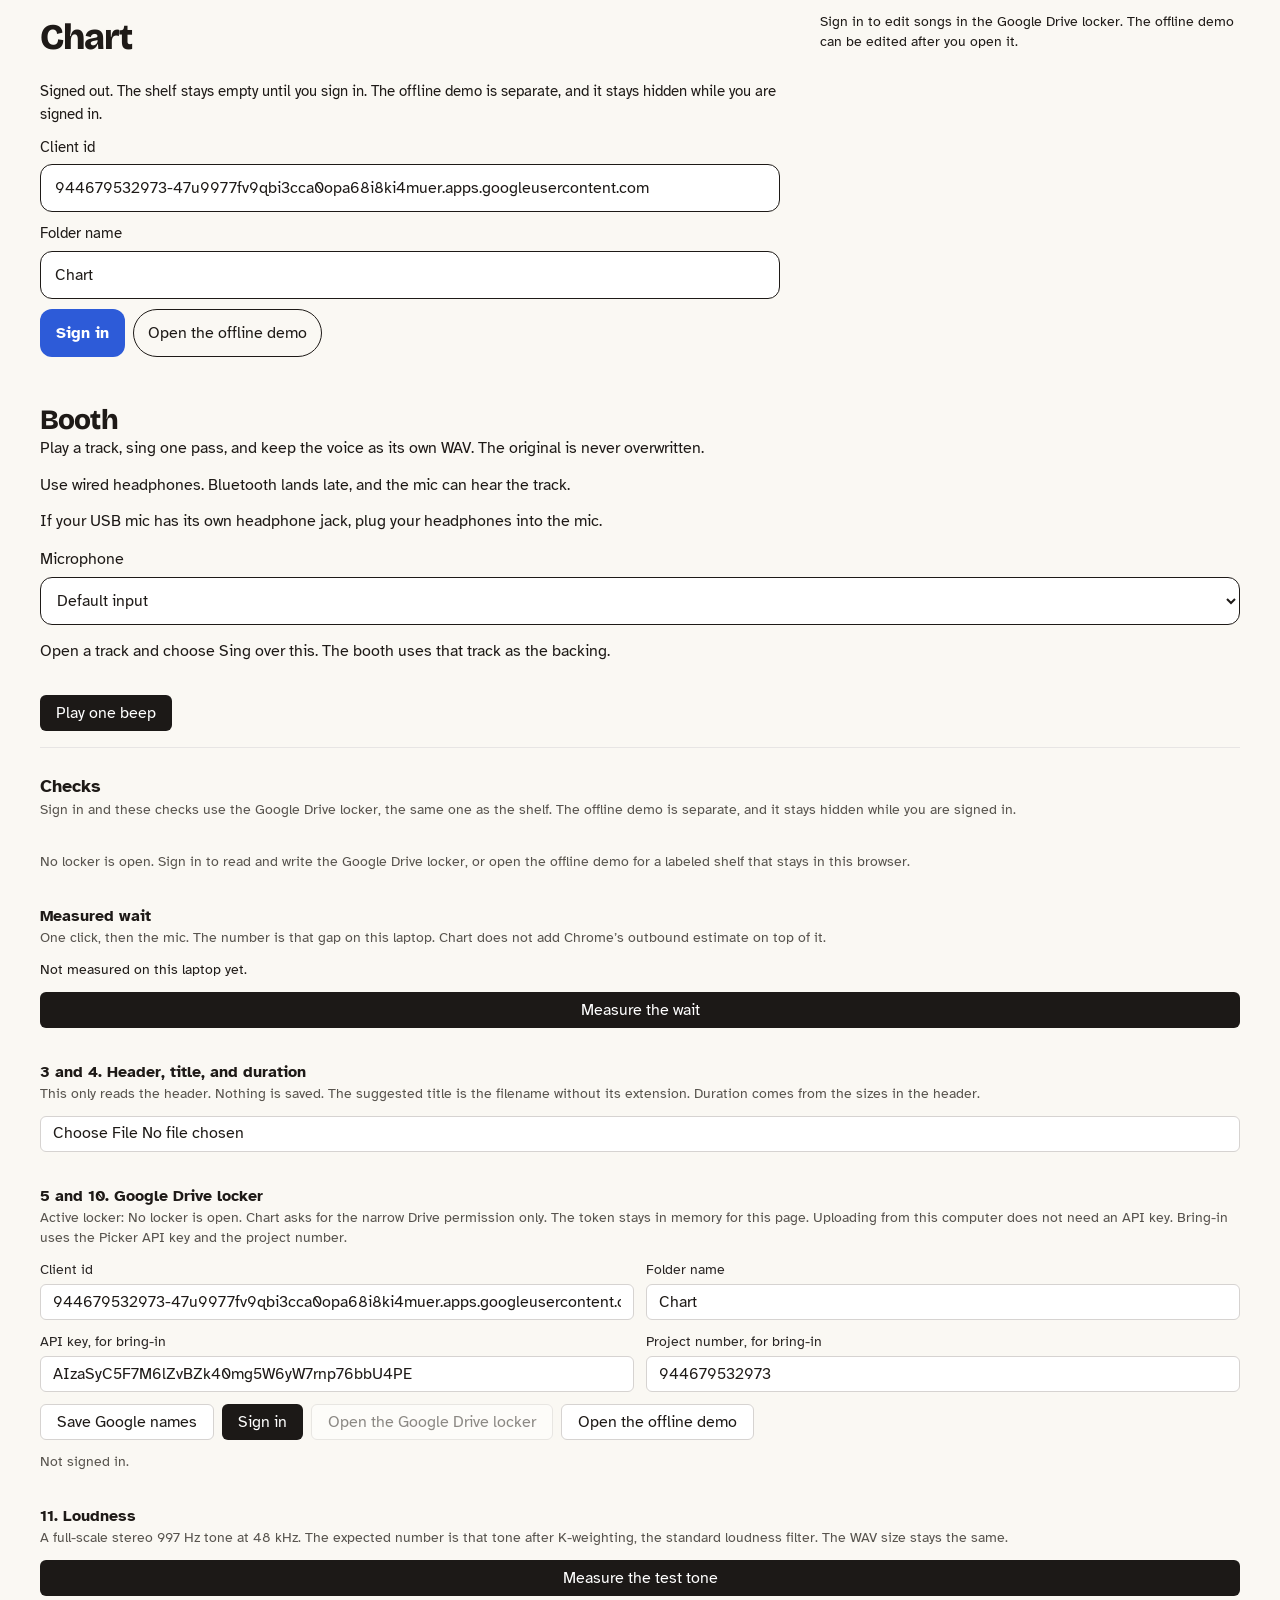
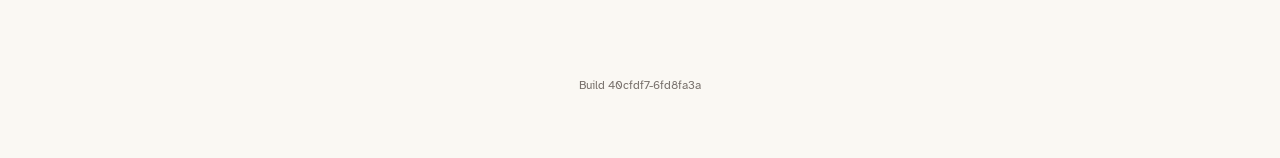
<file: index.html>
<!doctype html>
<html lang="en">
  <head>
    <meta charset="UTF-8" />
    <meta name="viewport" content="width=device-width, initial-scale=1.0" />
    <meta name="chart-build" content="40cfdf7-6fd8fa3a" />
    <link rel="icon" href="/favicon.svg" type="image/svg+xml" />
    <link rel="icon" href="/favicon.ico" sizes="any" />
    <link rel="manifest" href="/site.webmanifest" />
    <link rel="preconnect" href="https://fonts.googleapis.com" />
    <link rel="preconnect" href="https://fonts.gstatic.com" crossorigin />
    <link
      href="https://fonts.googleapis.com/css2?family=Atkinson+Hyperlegible:ital,wght@0,400;0,700;1,400;1,700&family=Bricolage+Grotesque:opsz,wght@12..96,800&display=swap"
      rel="stylesheet"
    />
    <title>Chart</title>
    <script type="module" crossorigin src="/assets/index-DubfjQSH.js"></script>
    <link rel="stylesheet" crossorigin href="/assets/index-nzGH-0Di.css">
  </head>
  <body>
    <div id="root"></div>
  </body>
</html>
</file>
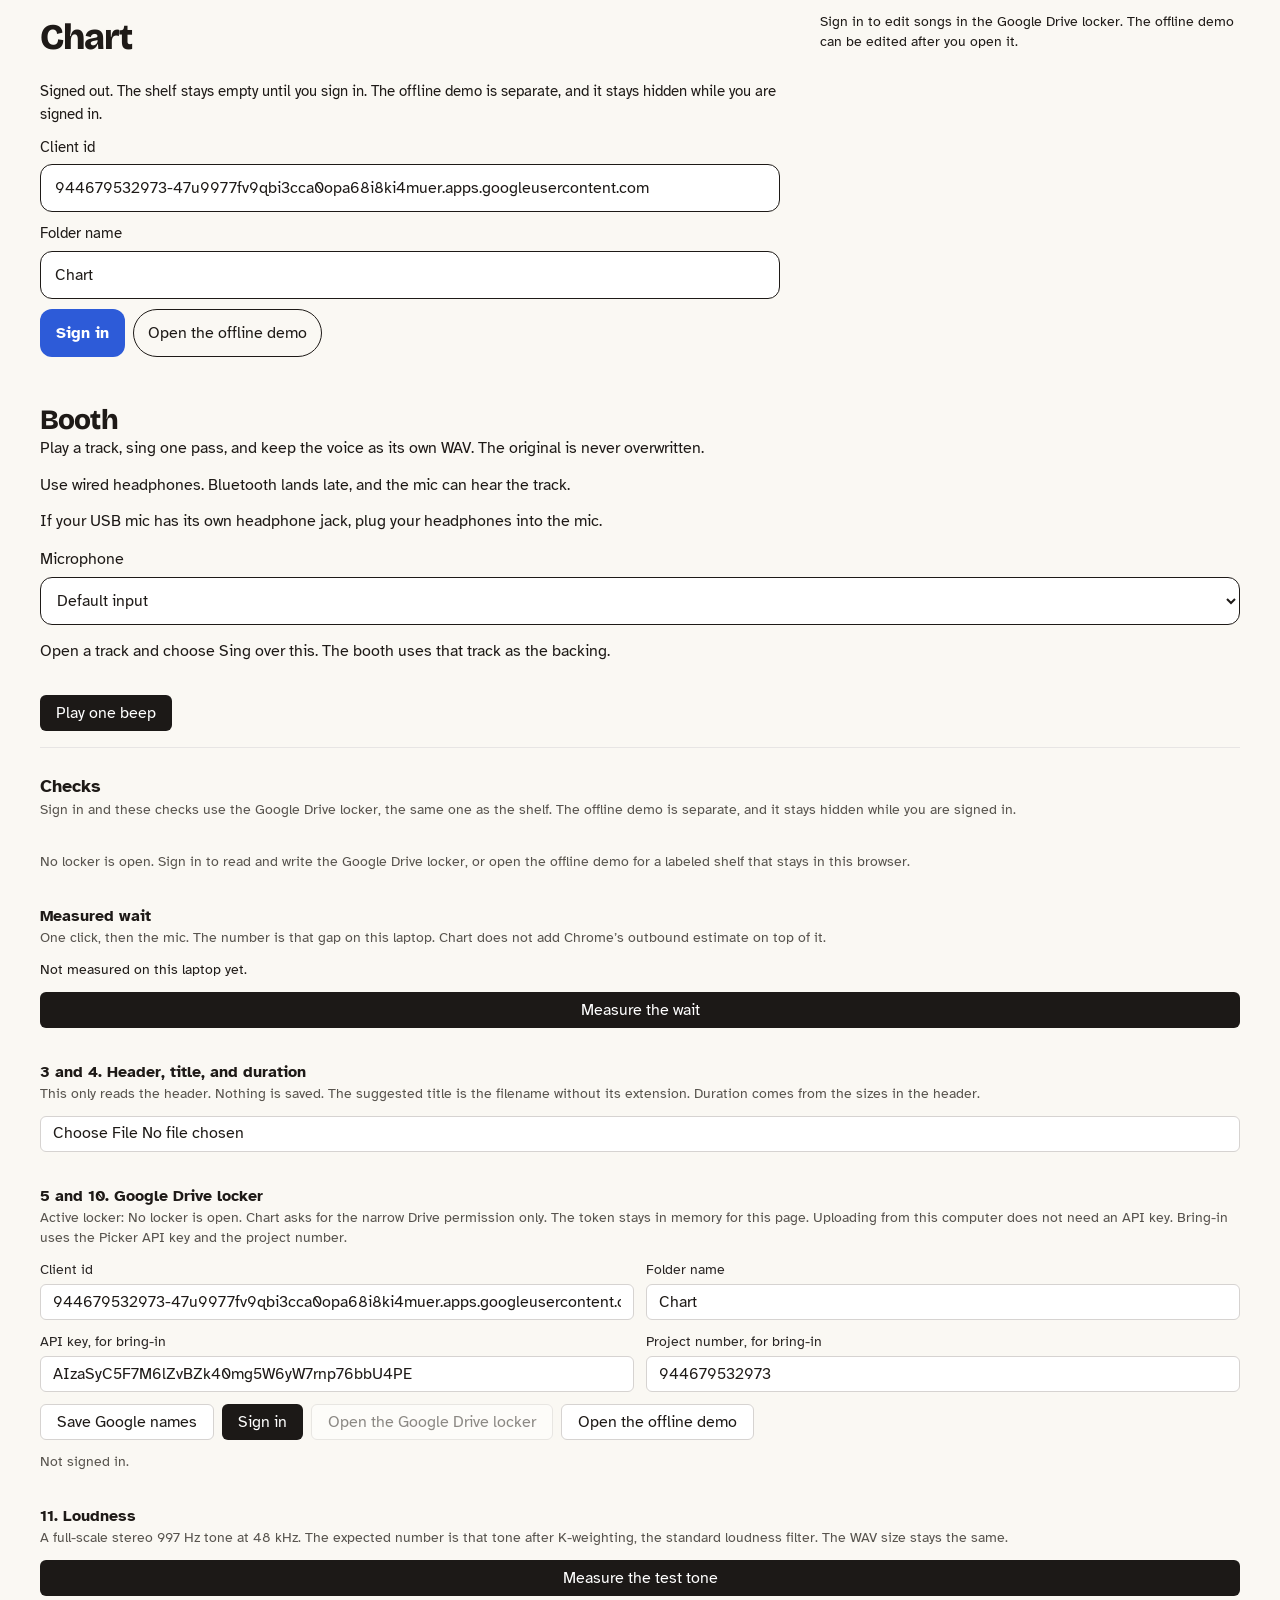
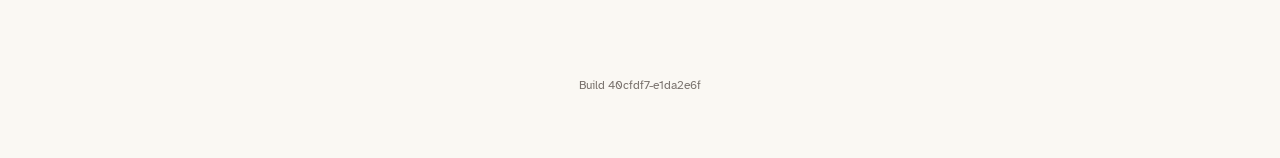
<file: chart-staging/index.html>
<!doctype html>
<html lang="en">
  <head>
    <meta charset="UTF-8" />
    <meta name="viewport" content="width=device-width, initial-scale=1.0" />
    <meta name="chart-build" content="40cfdf7-e1da2e6f" />
    <link rel="icon" href="/chart-staging/favicon.svg" type="image/svg+xml" />
    <link rel="icon" href="/chart-staging/favicon.ico" sizes="any" />
    <link rel="manifest" href="/chart-staging/site.webmanifest" />
    <link rel="preconnect" href="https://fonts.googleapis.com" />
    <link rel="preconnect" href="https://fonts.gstatic.com" crossorigin />
    <link
      href="https://fonts.googleapis.com/css2?family=Atkinson+Hyperlegible:ital,wght@0,400;0,700;1,400;1,700&family=Bricolage+Grotesque:opsz,wght@12..96,800&display=swap"
      rel="stylesheet"
    />
    <title>Chart</title>
    <script type="module" crossorigin src="/chart-staging/assets/index-CpxIyY4r.js"></script>
    <link rel="stylesheet" crossorigin href="/chart-staging/assets/index-nzGH-0Di.css">
  </head>
  <body>
    <div id="root"></div>
  </body>
</html>
</file>
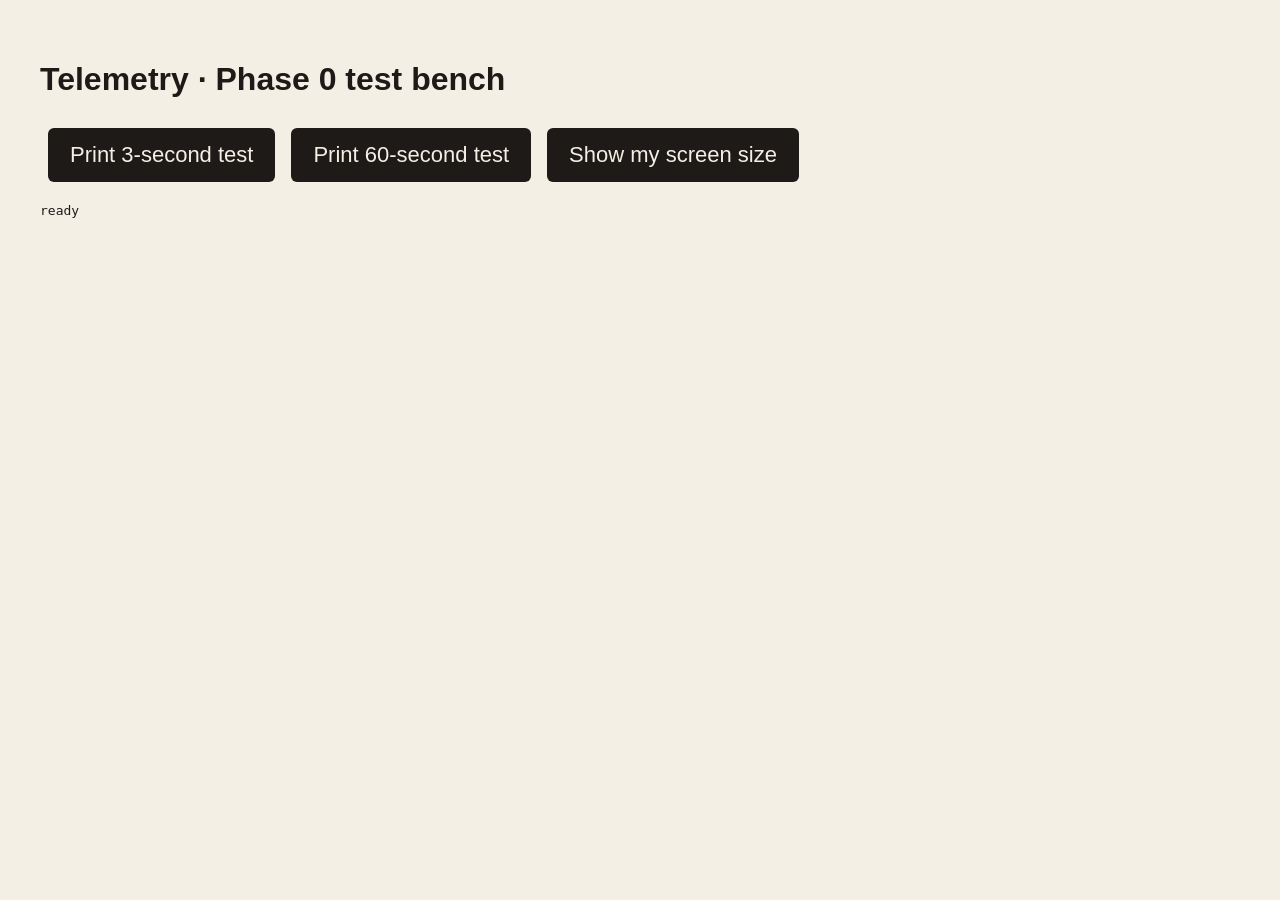
<file: telemetry-staging/index.html>
<!doctype html><html><head><meta charset="utf-8"><title>Telemetry Phase 0 test</title><link rel="icon" href="favicon.ico"><meta name="telemetry-build" content="phase0-proto-1013">
<style>:root,*,svg,svg *{forced-color-adjust:none}body{color:#1e1a17;background:#f4efe4;padding:32px;font-family:sans-serif}button{color:#f4efe4;background:#1e1a17;border:0;border-radius:6px;margin:8px;padding:14px 22px;font-size:22px}</style>  <script type="module" crossorigin src="./assets/index-DR_fjSR_.js"></script>
</head>
<body><h1>Telemetry · Phase 0 test bench</h1>
<button id="b3">Print 3-second test</button><button id="b60">Print 60-second test</button><button id="scr">Show my screen size</button>
<pre id="log"></pre></body></html>
</file>
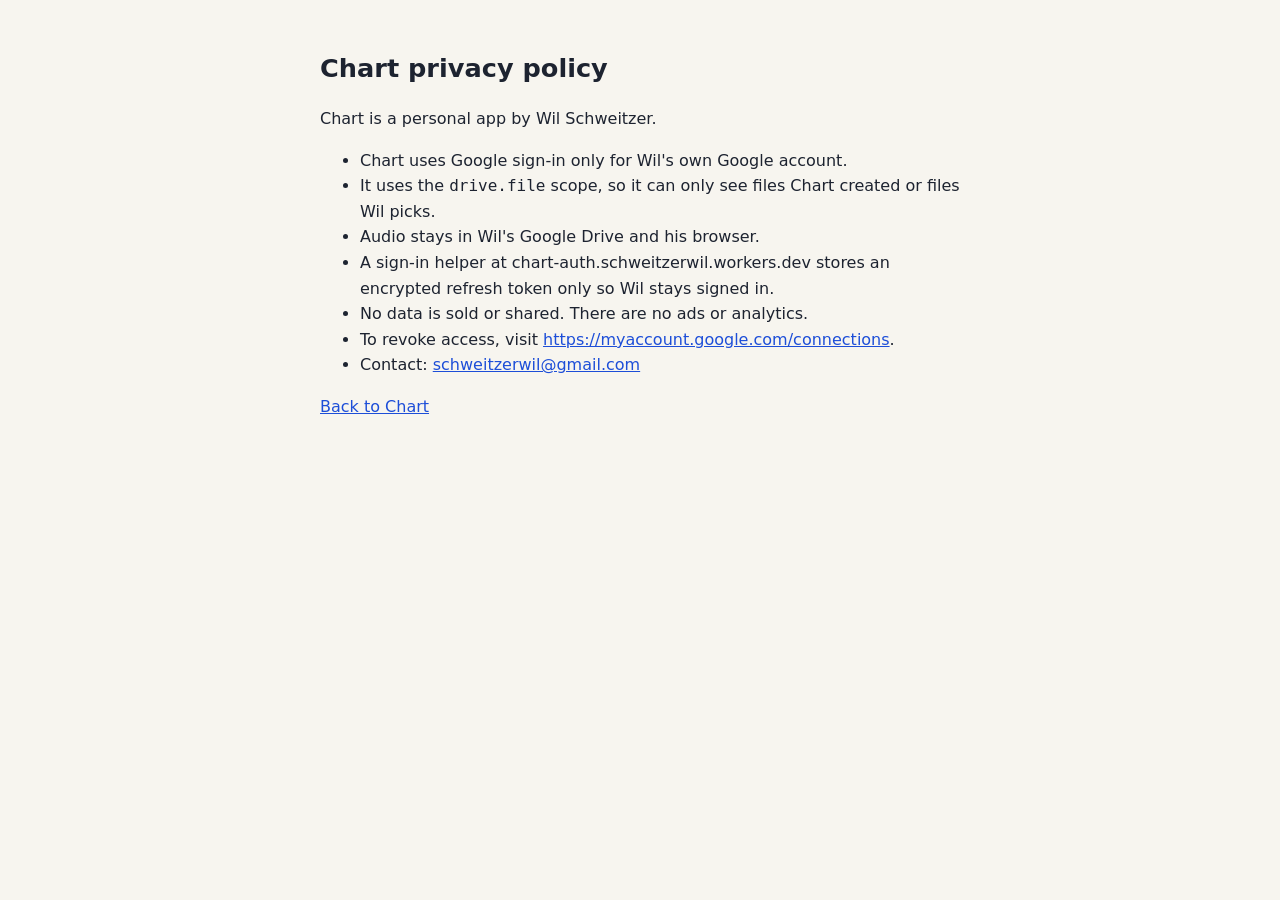
<file: privacy.html>
<!doctype html>
<html lang="en"><head><meta charset="utf-8"><meta name="viewport" content="width=device-width,initial-scale=1">
<title>Chart — Privacy</title>
<style>:root{forced-color-adjust:none}body{font:16px/1.6 system-ui,sans-serif;max-width:40rem;margin:3rem auto;padding:0 1.25rem;color:#1d2330;background:#f7f5ef}h1{font-size:1.6rem}a{color:#1d4ed8}</style></head>
<body><h1>Chart privacy policy</h1><p>Chart is a personal app by Wil Schweitzer.</p>
<ul>
<li>Chart uses Google sign-in only for Wil's own Google account.</li>
<li>It uses the <code>drive.file</code> scope, so it can only see files Chart created or files Wil picks.</li>
<li>Audio stays in Wil's Google Drive and his browser.</li>
<li>A sign-in helper at chart-auth.schweitzerwil.workers.dev stores an encrypted refresh token only so Wil stays signed in.</li>
<li>No data is sold or shared. There are no ads or analytics.</li>
<li>To revoke access, visit <a href="https://myaccount.google.com/connections">https://myaccount.google.com/connections</a>.</li>
<li>Contact: <a href="mailto:schweitzerwil@gmail.com">schweitzerwil@gmail.com</a></li>
</ul><p><a href="./">Back to Chart</a></p></body></html>
</file>
<file: assets/index-nzGH-0Di.css>
.chart-booth{color:var(--chart-ink);background:var(--chart-wall);font-family:var(--chart-font-label);flex-direction:column;gap:14px;padding:20px 16px 32px;display:flex}.chart-booth-title{font-family:var(--chart-font-title);letter-spacing:-.03em;margin:0;font-size:1.75rem;font-weight:800;line-height:1.1}.chart-booth p,.chart-booth h3{margin:0}.chart-booth-note{font-size:1rem;line-height:1.4}.chart-booth-warn{color:#8a2e22;font-size:1rem;line-height:1.4}.chart-booth-field{flex-direction:column;gap:6px;font-size:1rem;display:flex}.chart-booth select,.chart-booth input[type=text],.chart-booth input:not([type=range]){border:1.5px solid var(--chart-ink);min-height:48px;color:var(--chart-ink);font:inherit;background:#fff;border-radius:12px;padding:0 12px;font-size:1rem}.chart-booth button{border:1.5px solid var(--chart-ink);height:auto;min-height:48px;color:var(--chart-ink);background:0 0;border-radius:12px;font-size:1rem}.chart-booth button.chart-booth-solid{background:var(--chart-button);border-color:var(--chart-button);color:var(--chart-button-text)}.chart-booth-block{border-top:1px solid var(--chart-hairline);flex-direction:column;gap:12px;padding-top:12px;display:flex}.chart-booth-meta,.chart-booth-fine{color:var(--chart-ink)}.chart-booth-fine{font-size:.8rem}.chart-booth-level{background:var(--chart-wall);border:1px solid var(--chart-ink);border-radius:999px;width:100%;height:8px}.chart-booth-level-bar{background:var(--chart-stripe-cobalt);border-radius:999px;height:100%}.chart-booth-count{font-size:1.25rem;font-weight:700;line-height:1.3}.chart-booth-count-num{font-family:var(--chart-font-title);color:var(--chart-mark);margin:0;font-size:4.5rem;font-weight:800;line-height:1}.chart-booth-keeper{color:var(--chart-mark);font-weight:700}.chart-booth-interrupted{color:var(--chart-stripe-cobalt);font-weight:600}.chart-booth input[type=range]{width:100%;accent-color:var(--chart-button)}.song-edit{box-sizing:border-box;background:var(--chart-wall,#faf8f3);width:100%;max-width:24rem;color:var(--chart-ink,#1e1a17);font-family:var(--chart-font-label,"Atkinson Hyperlegible", sans-serif);border-radius:1rem;margin:0 auto;padding:.75rem;font-size:1rem;line-height:1.4}.song-edit *,.song-edit :before,.song-edit :after{box-sizing:border-box}.song-edit-picker{flex-direction:column;gap:.4rem;margin-bottom:.75rem;display:flex}.song-edit-pick,.song-edit-text-button{border:1.5px solid var(--chart-ink,#1e1a17);min-height:44px;color:var(--chart-ink,#1e1a17);font:inherit;text-align:left;background:0 0;border-radius:.7rem;padding:.45rem .75rem}.song-edit-pick[aria-current=true]{box-shadow:var(--chart-card-shadow,0 1px 2px #1e1a170f, 0 10px 28px #1e1a1714);background:#fff}.song-edit-text-button{text-align:center;font-weight:700}.song-edit-card{box-shadow:var(--chart-card-shadow,0 1px 2px #1e1a170f, 0 10px 28px #1e1a1714);background:#fff;border-radius:1rem;overflow:hidden}.song-edit-header{padding:1.15rem 1rem 1rem}.song-edit-header[data-stripe=tomato]{background:var(--chart-stripe-tomato,#e2412f)}.song-edit-header[data-stripe=sunflower]{background:var(--chart-stripe-sunflower,#f4b400)}.song-edit-header[data-stripe=cobalt]{background:var(--chart-stripe-cobalt,#2d5bd8)}.song-edit-header[data-stripe=maple]{background:var(--chart-stripe-maple,#c98b52)}.song-edit-header[data-title-color=white]{color:#fff}.song-edit-header[data-title-color=ink]{color:var(--chart-ink,#1e1a17)}.song-edit-title{font-family:var(--chart-font-title,"Bricolage Grotesque", Georgia, serif);font-optical-sizing:auto;letter-spacing:-.03em;margin:0;font-size:1.85rem;font-weight:800;font-stretch:100%;line-height:1.05}.song-edit-form{flex-direction:column;gap:.85rem;padding:.9rem 1rem 1rem;display:flex}.song-edit-chips{flex-wrap:wrap;gap:.4rem;display:flex}.song-edit-chip{border:1.5px solid var(--chart-ink,#1e1a17);color:var(--chart-ink,#1e1a17);background:0 0;border-radius:999px;padding:.1rem .65rem;font-size:.95rem}.song-edit-label{flex-direction:column;gap:.3rem;font-size:.92rem;font-weight:700;display:flex}.song-edit-mark-name{flex-direction:row;align-items:center;margin-bottom:.3rem}.song-edit-dots{gap:.18rem;display:inline-flex}.song-edit-dots i{background:var(--chart-mark,#1f6f78);border-radius:50%;width:.72rem;height:.72rem;display:block}.song-edit-field{border:1.5px solid var(--chart-ink,#1e1a17);width:100%;min-height:48px;color:var(--chart-ink,#1e1a17);font:inherit;background:#fff;border-radius:.65rem;padding:.45rem .7rem;font-weight:400}.song-edit-num{font-variant-numeric:tabular-nums;font-feature-settings:"tnum" 1}.song-edit-pair{grid-template-columns:1fr 1fr;gap:.5rem;display:grid}.song-edit-mark-row{align-items:center;gap:.45rem;display:flex}.song-edit-mark-row .song-edit-field{flex:1}.song-edit-clear{border:1.5px solid var(--chart-ink,#1e1a17);min-height:48px;color:var(--chart-ink,#1e1a17);font:inherit;background:0 0;border-radius:.65rem;padding:0 .75rem;font-weight:700}.song-edit-note,.song-edit-meta,.song-edit-status{margin:0;font-size:.88rem}.song-edit-error{color:#8a1f14;margin:0;font-size:.92rem}.song-edit-save{background:var(--chart-button,#2d5bd8);width:100%;min-height:48px;color:var(--chart-button-text,#fff);font:inherit;cursor:pointer;border:0;border-radius:.7rem;font-weight:700}.song-edit-save:disabled{cursor:default;opacity:.6}.chart-player,.chart-player-bar{color:var(--chart-ink);background:var(--chart-wall);font-family:var(--chart-font-label)}.chart-player{z-index:40;padding:max(16px, env(safe-area-inset-top)) 16px max(24px, env(safe-area-inset-bottom));position:fixed;inset:0;overflow-y:auto}.chart-player-inner{flex-direction:column;gap:14px;width:min(100%,40rem);margin:0 auto;display:flex}.chart-player-title{font-family:var(--chart-font-title);letter-spacing:-.03em;margin:0;font-size:1.75rem;font-weight:800;line-height:1.1}.chart-player-artist,.chart-player-note,.chart-player-meta{margin:0;font-size:1rem;line-height:1.4}.chart-player-head{justify-content:space-between;align-items:flex-start;gap:12px;display:flex}.chart-player-actions,.chart-player-grid{grid-template-columns:1fr 1fr;gap:8px;display:grid}.chart-player-button,.chart-player-bar button{border:1.5px solid var(--chart-ink);min-height:48px;color:var(--chart-ink);font:inherit;background:0 0;border-radius:12px;padding:0 12px;font-size:1rem}.chart-player-button-solid,.chart-player-button[aria-pressed=true]{background:var(--chart-button);border-color:var(--chart-button);color:var(--chart-button-text)}.chart-player-wide{grid-column:1/-1}.chart-player-message{min-height:1.4rem;color:var(--chart-stripe-tomato);margin:0}.chart-player-bar{z-index:30;border-top:1.5px solid var(--chart-ink);padding-bottom:env(safe-area-inset-bottom);position:fixed;bottom:0;left:0;right:0}.chart-player-bar-inner{width:min(100%,48rem);margin:0 auto;display:flex}.chart-player-bar-open{text-align:left;background:0 0;border:0;border-radius:0;flex:1;justify-content:space-between;align-items:center;gap:12px;min-width:0;display:flex}.chart-player-bar-title{text-overflow:ellipsis;white-space:nowrap;font-family:var(--chart-font-title);font-weight:700;overflow:hidden}.chart-waveform{background:var(--chart-wall);border:1.5px solid var(--chart-ink);border-radius:12px;width:100%;height:96px;position:relative;overflow:hidden}.chart-waveform canvas{pointer-events:none;width:100%;height:100%;display:block}.chart-mark-line{background:var(--chart-mark);pointer-events:none;width:2px;position:absolute;top:0;bottom:0}.chart-needle{background:var(--chart-ink);pointer-events:none;width:2px;position:absolute;top:0;bottom:0}.chart-loop-span{pointer-events:none;background:#1f6f782e;position:absolute;top:0;bottom:0}.player-scrubber{appearance:none;cursor:pointer;touch-action:none;background:0 0;width:100%;height:100%;margin:0;position:absolute;inset:0}.player-scrubber::-webkit-slider-runnable-track{background:0 0;height:100%}.player-scrubber::-webkit-slider-thumb{-webkit-appearance:none;background:0 0;border:none;width:28px;height:96px}.player-scrubber::-moz-range-track{background:0 0;border:none;height:100%}.player-scrubber::-moz-range-thumb{background:0 0;border:none;width:28px;height:96px}.chart-voice{border:1.5px solid var(--chart-ink);background:var(--chart-button);width:100%;min-height:56px;color:var(--chart-button-text);font:inherit;border-radius:12px;font-size:1rem}.chart-voice-note{margin:0;font-size:.95rem}.chart-dup{z-index:60;font-family:var(--chart-font-label);color:var(--chart-ink);background:#1e1a1759;justify-content:center;align-items:flex-end;padding:12px;display:flex;position:fixed;inset:0}.chart-dup-card{width:min(100%,28rem);margin-bottom:max(8px, env(safe-area-inset-bottom));background:var(--chart-wall);box-shadow:var(--chart-card-shadow);border-radius:16px;padding:16px}.chart-dup-title{font-family:var(--chart-font-title);letter-spacing:-.03em;margin:0 0 8px;font-size:1.45rem;font-weight:800;line-height:1.15}.chart-dup-card p{margin:0 0 6px;font-size:1.05rem;line-height:1.35}.chart-dup-check{align-items:center;gap:10px;margin:12px 0;font-size:1.05rem;display:flex}.chart-dup-check input{width:22px;height:22px}.chart-dup-actions{flex-direction:column;gap:8px;display:flex}.chart-dup-actions button{border:1.5px solid var(--chart-ink);min-height:48px;color:var(--chart-ink);font:inherit;background:0 0;border-radius:12px;font-size:1rem}.chart-dup-actions button.chart-dup-solid{background:var(--chart-button);border-color:var(--chart-button);color:var(--chart-button-text)}.chart-shelf{color:var(--chart-ink);background:var(--chart-wall);font-family:var(--chart-font-label);padding:20px 16px 28px}.chart-shelf-selecting{padding-bottom:340px}.chart-wordmark{font-family:var(--chart-font-title);letter-spacing:-.03em;margin:0;font-size:2.25rem;font-weight:800;font-stretch:100%;line-height:1}.chart-search{box-sizing:border-box;border:1.5px solid var(--chart-ink);width:100%;min-height:48px;color:var(--chart-ink);font:inherit;background:#fff;border-radius:12px;margin-top:16px;padding:0 14px;font-size:16px}.chart-search:focus-visible,.chart-chip:focus-visible,.chart-button:focus-visible,.chart-quiet:focus-visible,.chart-field:focus-visible,.chart-row-main:focus-visible{outline:2px solid var(--chart-button);outline-offset:2px}.chart-chips{scrollbar-width:none;gap:8px;margin-top:10px;padding-bottom:2px;display:flex;overflow-x:auto}.chart-chips::-webkit-scrollbar{display:none}.chart-chip,.chart-quiet,.chart-button,.chart-field{font:inherit;color:var(--chart-ink);font-size:16px}.chart-chip,.chart-quiet{border:1.5px solid var(--chart-ink);background:0 0;border-radius:999px;flex:none;min-height:44px;padding:0 14px}.chart-chip[aria-pressed=true]{background:var(--chart-button);border-color:var(--chart-button);color:var(--chart-button-text)}.chart-hint,.chart-opened,.chart-status,.chart-empty{margin:12px 0 0;font-size:.95rem}.chart-list{flex-direction:column;gap:12px;margin:16px 0 0;padding:0;list-style:none;display:flex}.chart-card{box-shadow:var(--chart-card-shadow);background:#fff;border-radius:18px;display:flex;overflow:hidden}.chart-spine{flex:none;width:18px}.chart-spine-tomato{background:var(--chart-stripe-tomato)}.chart-spine-sunflower{background:var(--chart-stripe-sunflower)}.chart-spine-cobalt{background:var(--chart-stripe-cobalt)}.chart-spine-maple{background:var(--chart-stripe-maple)}.chart-card-body{flex:1;min-width:0}.chart-row+.chart-row{border-top:1px solid #1e1a171a}.chart-row-open{box-shadow:inset 0 0 0 2px var(--chart-ink)}.chart-row-selected{background:#1e1a170d}.chart-row-deleted,.chart-row-selected.chart-row-deleted{background:var(--chart-deleted-tint)}.chart-row-main{text-align:left;width:100%;color:inherit;font:inherit;-webkit-user-select:none;user-select:none;touch-action:pan-y;background:0 0;border:0;flex-direction:column;gap:6px;min-height:44px;padding:14px 14px 10px;display:flex}.chart-row-top,.chart-title-wrap,.chart-tags,.chart-marks,.chart-links,.chart-bulk-head{gap:8px;display:flex}.chart-row-top,.chart-title-wrap{justify-content:space-between;align-items:flex-start}.chart-title-wrap{justify-content:flex-start;gap:10px;min-width:0}.chart-track-title{min-width:0;font-family:var(--chart-font-title);letter-spacing:-.02em;margin:0;font-size:1.3rem;font-weight:800;font-stretch:100%;line-height:1.15}.chart-duration,.chart-num{font-variant-numeric:tabular-nums;font-feature-settings:"tnum" 1}.chart-duration{flex:none;padding-top:2px}.chart-artist,.chart-form{margin:0}.chart-form{font-weight:700}.chart-tags,.chart-marks,.chart-links{flex-wrap:wrap;align-items:center}.chart-tag{border:1.5px solid var(--chart-ink);color:var(--chart-ink);background:0 0;border-radius:999px;align-items:center;gap:4px;padding:2px 8px;font-size:.85rem;line-height:1.3;display:inline-flex}.chart-mark-circles{gap:3px;display:inline-flex}.chart-mark-circle{background:var(--chart-mark);border-radius:50%;width:10px;height:10px}.chart-links{padding:0 14px 14px}.chart-button{background:var(--chart-button);min-height:48px;color:var(--chart-button-text);border:0;border-radius:12px;padding:0 16px;font-weight:700}.chart-button:disabled{opacity:.45}.chart-check{box-sizing:border-box;border:1.5px solid var(--chart-ink);border-radius:6px;flex:none;width:22px;height:22px;margin-top:2px}.chart-check-on{background:var(--chart-button);border-color:var(--chart-button);box-shadow:inset 0 0 0 4px #fff}.chart-bulk{z-index:20;background:var(--chart-wall);padding:12px 16px calc(12px + env(safe-area-inset-bottom));border-top:1px solid #1e1a1724;position:fixed;bottom:0;left:0;right:0;box-shadow:0 -8px 24px #1e1a170f}.chart-bulk-inner{flex-direction:column;gap:10px;max-width:48rem;margin:0 auto;display:flex}.chart-bulk-head{justify-content:space-between;align-items:center}.chart-bulk .chart-chips{margin-top:0}.chart-field{box-sizing:border-box;border:1.5px solid var(--chart-ink);background:#fff;border-radius:12px;width:100%;min-height:48px;padding:0 14px}.chart-shelf-locker{flex-direction:column;gap:10px;margin-top:12px;display:flex}.chart-shelf-locker-actions{flex-wrap:wrap;align-items:center;gap:8px;display:flex}.chart-shelf-upload-label{cursor:pointer;justify-content:center;align-items:center;display:inline-flex}.chart-shelf-upload-jobs{flex-direction:column;gap:8px;margin:0;padding:0;list-style:none;display:flex}.chart-shelf-upload-job{box-shadow:var(--chart-card-shadow);background:#fff;border-radius:12px;padding:10px 12px;font-size:.95rem}.chart-shelf-upload-name{margin:0 0 4px;font-weight:700}.chart-shelf-delete-confirm{border-color:var(--chart-stripe-tomato)}.chart-account{flex-direction:column;gap:10px;margin-top:12px;display:flex}.chart-account-actions{flex-wrap:wrap;gap:8px;display:flex}.chart-label{flex-direction:column;gap:6px;font-size:.95rem;display:flex}.chart-banner{border:1.5px solid var(--chart-ink);background:#fff;border-radius:12px;margin:0;padding:10px 12px}.chart-banner-demo{background:#fff4cc}.chart-banner-stub{background:#e7eefc}.chart-sr{clip:rect(0, 0, 0, 0);white-space:nowrap;border:0;width:1px;height:1px;margin:-1px;padding:0;position:absolute;overflow:hidden}.chart-app{box-sizing:border-box;width:100%;max-width:48rem;margin:0 auto}.chart-app-wide{max-width:none;padding:0 16px 3rem}.chart-app-columns{display:block}@media (width>=1280px){.chart-app-wide{padding-left:24px;padding-right:24px}.chart-app-columns{grid-template-columns:minmax(0,1fr) minmax(360px,28rem);align-items:start;gap:20px;display:grid}.chart-app-side .song-edit{max-width:none;margin:0;position:sticky;top:12px}.chart-shelf{padding-right:8px}}.chart-account-reconnect-row{flex-wrap:wrap;align-items:center;gap:.75rem;display:flex}.chart-build-footer{color:var(--chart-ink-muted,#78716c);text-align:center;margin:2rem 1rem 1rem;font-size:.75rem}@layer properties{@supports (((-webkit-hyphens:none)) and (not (margin-trim:inline))) or ((-moz-orient:inline) and (not (color:rgb(from red r g b)))){*,:before,:after,::backdrop{--tw-rotate-x:initial;--tw-rotate-y:initial;--tw-rotate-z:initial;--tw-skew-x:initial;--tw-skew-y:initial;--tw-border-style:solid;--tw-font-weight:initial;--tw-ordinal:initial;--tw-slashed-zero:initial;--tw-numeric-figure:initial;--tw-numeric-spacing:initial;--tw-numeric-fraction:initial;--tw-outline-style:solid;--tw-blur:initial;--tw-brightness:initial;--tw-contrast:initial;--tw-grayscale:initial;--tw-hue-rotate:initial;--tw-invert:initial;--tw-opacity:initial;--tw-saturate:initial;--tw-sepia:initial;--tw-drop-shadow:initial;--tw-drop-shadow-color:initial;--tw-drop-shadow-alpha:100%;--tw-drop-shadow-size:initial;--tw-shadow:0 0 #0000;--tw-shadow-color:initial;--tw-shadow-alpha:100%;--tw-inset-shadow:0 0 #0000;--tw-inset-shadow-color:initial;--tw-inset-shadow-alpha:100%;--tw-ring-color:initial;--tw-ring-shadow:0 0 #0000;--tw-inset-ring-color:initial;--tw-inset-ring-shadow:0 0 #0000;--tw-ring-inset:initial;--tw-ring-offset-width:0px;--tw-ring-offset-color:#fff;--tw-ring-offset-shadow:0 0 #0000}}}@layer theme{:root,:host{--font-sans:-apple-system, BlinkMacSystemFont, "Segoe UI", Roboto, "Helvetica Neue", "Noto Sans", Arial, sans-serif, "Apple Color Emoji", "Segoe UI Emoji", "Segoe UI Symbol", "Noto Color Emoji";--font-mono:ui-monospace, SFMono-Regular, Menlo, Monaco, Consolas, "Liberation Mono", "Courier New", monospace;--color-red-50:oklch(97.1% .013 17.38);--color-red-200:oklch(88.5% .062 18.334);--color-red-800:oklch(44.4% .177 26.899);--color-stone-50:oklch(98.5% .001 106.423);--color-stone-100:oklch(97% .001 106.424);--color-stone-200:oklch(92.3% .003 48.717);--color-stone-300:oklch(86.9% .005 56.366);--color-stone-400:oklch(70.9% .01 56.259);--color-stone-600:oklch(44.4% .011 73.639);--color-stone-800:oklch(26.8% .007 34.298);--color-stone-900:oklch(21.6% .006 56.043);--color-white:#fff;--spacing:.25rem;--text-xs:.75rem;--text-xs--line-height:calc(1 / .75);--text-sm:.875rem;--text-sm--line-height:calc(1.25 / .875);--text-base:1rem;--text-base--line-height:calc(1.5 / 1);--text-lg:1.125rem;--text-lg--line-height:calc(1.75 / 1.125);--font-weight-medium:500;--font-weight-semibold:600;--radius-md:.375rem;--default-transition-duration:.15s;--default-transition-timing-function:cubic-bezier(.4, 0, .2, 1);--default-font-family:var(--font-sans);--default-mono-font-family:var(--font-mono)}}@layer base{*,:after,:before,::backdrop{box-sizing:border-box;border:0 solid;margin:0;padding:0}::file-selector-button{box-sizing:border-box;border:0 solid;margin:0;padding:0}html,:host{-webkit-text-size-adjust:100%;tab-size:4;line-height:1.5;font-family:var(--default-font-family,-apple-system, BlinkMacSystemFont, "Segoe UI", Roboto, "Helvetica Neue", "Noto Sans", Arial, sans-serif, "Apple Color Emoji", "Segoe UI Emoji", "Segoe UI Symbol", "Noto Color Emoji");font-feature-settings:var(--default-font-feature-settings,normal);font-variation-settings:var(--default-font-variation-settings,normal);-webkit-tap-highlight-color:transparent}hr{height:0;color:inherit;border-top-width:1px}abbr:where([title]){-webkit-text-decoration:underline dotted;text-decoration:underline dotted}h1,h2,h3,h4,h5,h6{font-size:inherit;font-weight:inherit}a{color:inherit;-webkit-text-decoration:inherit;-webkit-text-decoration:inherit;-webkit-text-decoration:inherit;-webkit-text-decoration:inherit;text-decoration:inherit}b,strong{font-weight:bolder}code,kbd,samp,pre{font-family:var(--default-mono-font-family,ui-monospace, SFMono-Regular, Menlo, Monaco, Consolas, "Liberation Mono", "Courier New", monospace);font-feature-settings:var(--default-mono-font-feature-settings,normal);font-variation-settings:var(--default-mono-font-variation-settings,normal);font-size:1em}small{font-size:80%}sub,sup{vertical-align:baseline;font-size:75%;line-height:0;position:relative}sub{bottom:-.25em}sup{top:-.5em}table{text-indent:0;border-color:inherit;border-collapse:collapse}:-moz-focusring:where(:not(iframe)){outline:auto}progress{vertical-align:baseline}summary{display:list-item}ol,ul,menu{list-style:none}img,svg,video,canvas,audio,iframe,embed,object{vertical-align:middle;display:block}img,video{max-width:100%;height:auto}button,input,select,optgroup,textarea{font:inherit;font-feature-settings:inherit;font-variation-settings:inherit;letter-spacing:inherit;color:inherit;opacity:1;background-color:#0000;border-radius:0}::file-selector-button{font:inherit;font-feature-settings:inherit;font-variation-settings:inherit;letter-spacing:inherit;color:inherit;opacity:1;background-color:#0000;border-radius:0}:where(select:is([multiple],[size])) optgroup{font-weight:bolder}:where(select:is([multiple],[size])) optgroup option{padding-inline-start:20px}::file-selector-button{margin-inline-end:4px}::placeholder{opacity:1}@supports (not ((-webkit-appearance:-apple-pay-button))) or (contain-intrinsic-size:1px){::placeholder{color:currentColor}@supports (color:color-mix(in lab, red, red)){::placeholder{color:color-mix(in oklab, currentcolor 50%, transparent)}}}textarea{resize:vertical}::-webkit-search-decoration{-webkit-appearance:none}::-webkit-date-and-time-value{min-height:1lh;text-align:inherit}::-webkit-datetime-edit{display:inline-flex}::-webkit-datetime-edit-fields-wrapper{padding:0}::-webkit-datetime-edit{padding-block:0}::-webkit-datetime-edit-year-field{padding-block:0}::-webkit-datetime-edit-month-field{padding-block:0}::-webkit-datetime-edit-day-field{padding-block:0}::-webkit-datetime-edit-hour-field{padding-block:0}::-webkit-datetime-edit-minute-field{padding-block:0}::-webkit-datetime-edit-second-field{padding-block:0}::-webkit-datetime-edit-millisecond-field{padding-block:0}::-webkit-datetime-edit-meridiem-field{padding-block:0}::-webkit-calendar-picker-indicator{line-height:1}:-moz-ui-invalid{box-shadow:none}button,input:where([type=button],[type=reset],[type=submit]){appearance:button}::file-selector-button{appearance:button}::-webkit-inner-spin-button{height:auto}::-webkit-outer-spin-button{height:auto}[hidden]:where(:not([hidden=until-found])){display:none!important}}@layer components;@layer utilities{.visible{visibility:visible}.fixed{position:fixed}.relative{position:relative}.static{position:static}.mt-1{margin-top:var(--spacing)}.mb-2{margin-bottom:calc(var(--spacing) * 2)}.block{display:block}.flex{display:flex}.grid{display:grid}.hidden{display:none}.inline{display:inline}.inline-flex{display:inline-flex}.h-8{height:calc(var(--spacing) * 8)}.h-9{height:calc(var(--spacing) * 9)}.h-28{height:calc(var(--spacing) * 28)}.w-full{width:100%}.grow{flex-grow:1}.transform{transform:var(--tw-rotate-x,) var(--tw-rotate-y,) var(--tw-rotate-z,) var(--tw-skew-x,) var(--tw-skew-y,)}.grid-cols-2{grid-template-columns:repeat(2,minmax(0,1fr))}.flex-col{flex-direction:column}.flex-wrap{flex-wrap:wrap}.items-baseline{align-items:baseline}.items-center{align-items:center}.justify-center{justify-content:center}.gap-1{gap:var(--spacing)}.gap-2{gap:calc(var(--spacing) * 2)}.gap-3{gap:calc(var(--spacing) * 3)}.gap-4{gap:calc(var(--spacing) * 4)}.gap-8{gap:calc(var(--spacing) * 8)}.self-end{align-self:flex-end}.rounded{border-radius:.25rem}.rounded-md{border-radius:var(--radius-md)}.border{border-style:var(--tw-border-style);border-width:1px}.border-t{border-top-style:var(--tw-border-style);border-top-width:1px}.border-red-200{border-color:var(--color-red-200)}.border-stone-200{border-color:var(--color-stone-200)}.border-stone-300{border-color:var(--color-stone-300)}.border-stone-800{border-color:var(--color-stone-800)}.bg-red-50{background-color:var(--color-red-50)}.bg-stone-50{background-color:var(--color-stone-50)}.bg-stone-900{background-color:var(--color-stone-900)}.bg-white{background-color:var(--color-white)}.p-3{padding:calc(var(--spacing) * 3)}.px-2{padding-inline:calc(var(--spacing) * 2)}.px-3{padding-inline:calc(var(--spacing) * 3)}.px-4{padding-inline:calc(var(--spacing) * 4)}.py-1{padding-block:var(--spacing)}.py-2{padding-block:calc(var(--spacing) * 2)}.pt-6{padding-top:calc(var(--spacing) * 6)}.pb-12{padding-bottom:calc(var(--spacing) * 12)}.text-left{text-align:left}.text-base{font-size:var(--text-base);line-height:var(--tw-leading,var(--text-base--line-height))}.text-lg{font-size:var(--text-lg);line-height:var(--tw-leading,var(--text-lg--line-height))}.text-sm{font-size:var(--text-sm);line-height:var(--tw-leading,var(--text-sm--line-height))}.text-xs{font-size:var(--text-xs);line-height:var(--tw-leading,var(--text-xs--line-height))}.font-medium{--tw-font-weight:var(--font-weight-medium);font-weight:var(--font-weight-medium)}.font-semibold{--tw-font-weight:var(--font-weight-semibold);font-weight:var(--font-weight-semibold)}.whitespace-nowrap{white-space:nowrap}.text-red-800{color:var(--color-red-800)}.text-stone-600{color:var(--color-stone-600)}.text-stone-800{color:var(--color-stone-800)}.text-white{color:var(--color-white)}.lowercase{text-transform:lowercase}.tabular-nums{--tw-numeric-spacing:tabular-nums;font-variant-numeric:var(--tw-ordinal,) var(--tw-slashed-zero,) var(--tw-numeric-figure,) var(--tw-numeric-spacing,) var(--tw-numeric-fraction,)}.underline{text-decoration-line:underline}.outline{outline-style:var(--tw-outline-style);outline-width:1px}.blur{--tw-blur:blur(8px);filter:var(--tw-blur,) var(--tw-brightness,) var(--tw-contrast,) var(--tw-grayscale,) var(--tw-hue-rotate,) var(--tw-invert,) var(--tw-saturate,) var(--tw-sepia,) var(--tw-drop-shadow,)}.filter{filter:var(--tw-blur,) var(--tw-brightness,) var(--tw-contrast,) var(--tw-grayscale,) var(--tw-hue-rotate,) var(--tw-invert,) var(--tw-saturate,) var(--tw-sepia,) var(--tw-drop-shadow,)}.transition-colors{transition-property:color,background-color,border-color,outline-color,text-decoration-color,fill,stroke,--tw-gradient-from,--tw-gradient-via,--tw-gradient-to;transition-timing-function:var(--tw-ease,var(--default-transition-timing-function));transition-duration:var(--tw-duration,var(--default-transition-duration))}.outline-none{--tw-outline-style:none;outline-style:none}@media (hover:hover){.hover\:bg-stone-50:hover{background-color:var(--color-stone-50)}.hover\:bg-stone-100:hover{background-color:var(--color-stone-100)}.hover\:bg-stone-800:hover{background-color:var(--color-stone-800)}}.focus-visible\:ring-2:focus-visible{--tw-ring-shadow:var(--tw-ring-inset,) 0 0 0 calc(2px + var(--tw-ring-offset-width)) var(--tw-ring-color,currentcolor);box-shadow:var(--tw-inset-shadow), var(--tw-inset-ring-shadow), var(--tw-ring-offset-shadow), var(--tw-ring-shadow), var(--tw-shadow)}.focus-visible\:ring-stone-400:focus-visible{--tw-ring-color:var(--color-stone-400)}.focus-visible\:outline-none:focus-visible{--tw-outline-style:none;outline-style:none}.disabled\:pointer-events-none:disabled{pointer-events:none}.disabled\:opacity-50:disabled{opacity:.5}@media (width>=40rem){.sm\:col-span-2{grid-column:span 2/span 2}.sm\:grid-cols-2{grid-template-columns:repeat(2,minmax(0,1fr))}}}:root{--chart-wall:#faf8f3;--chart-ink:#1e1a17;--chart-hairline:#1e1a1729;--chart-stripe-tomato:#e2412f;--chart-stripe-sunflower:#f4b400;--chart-stripe-cobalt:#2d5bd8;--chart-stripe-maple:#c98b52;--chart-button:#2d5bd8;--chart-button-text:#fff;--chart-mark:#1f6f78;--chart-mark-on-dark:#5fb3b3;--chart-night:#141b2d;--chart-card-shadow:0 1px 2px #1e1a170f, 0 10px 28px #1e1a1714;--chart-deleted-tint:#e2412f2e;--chart-font-title:"Bricolage Grotesque", ui-sans-serif, system-ui, sans-serif;--chart-font-label:"Atkinson Hyperlegible", ui-sans-serif, system-ui, sans-serif}:root,html,body,*{forced-color-adjust:none}body{background:var(--chart-wall);color:var(--chart-ink);font-family:var(--chart-font-label);margin:0}button,input,select{font:inherit}@property --tw-rotate-x{syntax:"*";inherits:false}@property --tw-rotate-y{syntax:"*";inherits:false}@property --tw-rotate-z{syntax:"*";inherits:false}@property --tw-skew-x{syntax:"*";inherits:false}@property --tw-skew-y{syntax:"*";inherits:false}@property --tw-border-style{syntax:"*";inherits:false;initial-value:solid}@property --tw-font-weight{syntax:"*";inherits:false}@property --tw-ordinal{syntax:"*";inherits:false}@property --tw-slashed-zero{syntax:"*";inherits:false}@property --tw-numeric-figure{syntax:"*";inherits:false}@property --tw-numeric-spacing{syntax:"*";inherits:false}@property --tw-numeric-fraction{syntax:"*";inherits:false}@property --tw-outline-style{syntax:"*";inherits:false;initial-value:solid}@property --tw-blur{syntax:"*";inherits:false}@property --tw-brightness{syntax:"*";inherits:false}@property --tw-contrast{syntax:"*";inherits:false}@property --tw-grayscale{syntax:"*";inherits:false}@property --tw-hue-rotate{syntax:"*";inherits:false}@property --tw-invert{syntax:"*";inherits:false}@property --tw-opacity{syntax:"*";inherits:false}@property --tw-saturate{syntax:"*";inherits:false}@property --tw-sepia{syntax:"*";inherits:false}@property --tw-drop-shadow{syntax:"*";inherits:false}@property --tw-drop-shadow-color{syntax:"*";inherits:false}@property --tw-drop-shadow-alpha{syntax:"<percentage>";inherits:false;initial-value:100%}@property --tw-drop-shadow-size{syntax:"*";inherits:false}@property --tw-shadow{syntax:"*";inherits:false;initial-value:0 0 #0000}@property --tw-shadow-color{syntax:"*";inherits:false}@property --tw-shadow-alpha{syntax:"<percentage>";inherits:false;initial-value:100%}@property --tw-inset-shadow{syntax:"*";inherits:false;initial-value:0 0 #0000}@property --tw-inset-shadow-color{syntax:"*";inherits:false}@property --tw-inset-shadow-alpha{syntax:"<percentage>";inherits:false;initial-value:100%}@property --tw-ring-color{syntax:"*";inherits:false}@property --tw-ring-shadow{syntax:"*";inherits:false;initial-value:0 0 #0000}@property --tw-inset-ring-color{syntax:"*";inherits:false}@property --tw-inset-ring-shadow{syntax:"*";inherits:false;initial-value:0 0 #0000}@property --tw-ring-inset{syntax:"*";inherits:false}@property --tw-ring-offset-width{syntax:"<length>";inherits:false;initial-value:0}@property --tw-ring-offset-color{syntax:"*";inherits:false;initial-value:#fff}@property --tw-ring-offset-shadow{syntax:"*";inherits:false;initial-value:0 0 #0000}
</file>
<file: chart-staging/assets/index-nzGH-0Di.css>
.chart-booth{color:var(--chart-ink);background:var(--chart-wall);font-family:var(--chart-font-label);flex-direction:column;gap:14px;padding:20px 16px 32px;display:flex}.chart-booth-title{font-family:var(--chart-font-title);letter-spacing:-.03em;margin:0;font-size:1.75rem;font-weight:800;line-height:1.1}.chart-booth p,.chart-booth h3{margin:0}.chart-booth-note{font-size:1rem;line-height:1.4}.chart-booth-warn{color:#8a2e22;font-size:1rem;line-height:1.4}.chart-booth-field{flex-direction:column;gap:6px;font-size:1rem;display:flex}.chart-booth select,.chart-booth input[type=text],.chart-booth input:not([type=range]){border:1.5px solid var(--chart-ink);min-height:48px;color:var(--chart-ink);font:inherit;background:#fff;border-radius:12px;padding:0 12px;font-size:1rem}.chart-booth button{border:1.5px solid var(--chart-ink);height:auto;min-height:48px;color:var(--chart-ink);background:0 0;border-radius:12px;font-size:1rem}.chart-booth button.chart-booth-solid{background:var(--chart-button);border-color:var(--chart-button);color:var(--chart-button-text)}.chart-booth-block{border-top:1px solid var(--chart-hairline);flex-direction:column;gap:12px;padding-top:12px;display:flex}.chart-booth-meta,.chart-booth-fine{color:var(--chart-ink)}.chart-booth-fine{font-size:.8rem}.chart-booth-level{background:var(--chart-wall);border:1px solid var(--chart-ink);border-radius:999px;width:100%;height:8px}.chart-booth-level-bar{background:var(--chart-stripe-cobalt);border-radius:999px;height:100%}.chart-booth-count{font-size:1.25rem;font-weight:700;line-height:1.3}.chart-booth-count-num{font-family:var(--chart-font-title);color:var(--chart-mark);margin:0;font-size:4.5rem;font-weight:800;line-height:1}.chart-booth-keeper{color:var(--chart-mark);font-weight:700}.chart-booth-interrupted{color:var(--chart-stripe-cobalt);font-weight:600}.chart-booth input[type=range]{width:100%;accent-color:var(--chart-button)}.song-edit{box-sizing:border-box;background:var(--chart-wall,#faf8f3);width:100%;max-width:24rem;color:var(--chart-ink,#1e1a17);font-family:var(--chart-font-label,"Atkinson Hyperlegible", sans-serif);border-radius:1rem;margin:0 auto;padding:.75rem;font-size:1rem;line-height:1.4}.song-edit *,.song-edit :before,.song-edit :after{box-sizing:border-box}.song-edit-picker{flex-direction:column;gap:.4rem;margin-bottom:.75rem;display:flex}.song-edit-pick,.song-edit-text-button{border:1.5px solid var(--chart-ink,#1e1a17);min-height:44px;color:var(--chart-ink,#1e1a17);font:inherit;text-align:left;background:0 0;border-radius:.7rem;padding:.45rem .75rem}.song-edit-pick[aria-current=true]{box-shadow:var(--chart-card-shadow,0 1px 2px #1e1a170f, 0 10px 28px #1e1a1714);background:#fff}.song-edit-text-button{text-align:center;font-weight:700}.song-edit-card{box-shadow:var(--chart-card-shadow,0 1px 2px #1e1a170f, 0 10px 28px #1e1a1714);background:#fff;border-radius:1rem;overflow:hidden}.song-edit-header{padding:1.15rem 1rem 1rem}.song-edit-header[data-stripe=tomato]{background:var(--chart-stripe-tomato,#e2412f)}.song-edit-header[data-stripe=sunflower]{background:var(--chart-stripe-sunflower,#f4b400)}.song-edit-header[data-stripe=cobalt]{background:var(--chart-stripe-cobalt,#2d5bd8)}.song-edit-header[data-stripe=maple]{background:var(--chart-stripe-maple,#c98b52)}.song-edit-header[data-title-color=white]{color:#fff}.song-edit-header[data-title-color=ink]{color:var(--chart-ink,#1e1a17)}.song-edit-title{font-family:var(--chart-font-title,"Bricolage Grotesque", Georgia, serif);font-optical-sizing:auto;letter-spacing:-.03em;margin:0;font-size:1.85rem;font-weight:800;font-stretch:100%;line-height:1.05}.song-edit-form{flex-direction:column;gap:.85rem;padding:.9rem 1rem 1rem;display:flex}.song-edit-chips{flex-wrap:wrap;gap:.4rem;display:flex}.song-edit-chip{border:1.5px solid var(--chart-ink,#1e1a17);color:var(--chart-ink,#1e1a17);background:0 0;border-radius:999px;padding:.1rem .65rem;font-size:.95rem}.song-edit-label{flex-direction:column;gap:.3rem;font-size:.92rem;font-weight:700;display:flex}.song-edit-mark-name{flex-direction:row;align-items:center;margin-bottom:.3rem}.song-edit-dots{gap:.18rem;display:inline-flex}.song-edit-dots i{background:var(--chart-mark,#1f6f78);border-radius:50%;width:.72rem;height:.72rem;display:block}.song-edit-field{border:1.5px solid var(--chart-ink,#1e1a17);width:100%;min-height:48px;color:var(--chart-ink,#1e1a17);font:inherit;background:#fff;border-radius:.65rem;padding:.45rem .7rem;font-weight:400}.song-edit-num{font-variant-numeric:tabular-nums;font-feature-settings:"tnum" 1}.song-edit-pair{grid-template-columns:1fr 1fr;gap:.5rem;display:grid}.song-edit-mark-row{align-items:center;gap:.45rem;display:flex}.song-edit-mark-row .song-edit-field{flex:1}.song-edit-clear{border:1.5px solid var(--chart-ink,#1e1a17);min-height:48px;color:var(--chart-ink,#1e1a17);font:inherit;background:0 0;border-radius:.65rem;padding:0 .75rem;font-weight:700}.song-edit-note,.song-edit-meta,.song-edit-status{margin:0;font-size:.88rem}.song-edit-error{color:#8a1f14;margin:0;font-size:.92rem}.song-edit-save{background:var(--chart-button,#2d5bd8);width:100%;min-height:48px;color:var(--chart-button-text,#fff);font:inherit;cursor:pointer;border:0;border-radius:.7rem;font-weight:700}.song-edit-save:disabled{cursor:default;opacity:.6}.chart-player,.chart-player-bar{color:var(--chart-ink);background:var(--chart-wall);font-family:var(--chart-font-label)}.chart-player{z-index:40;padding:max(16px, env(safe-area-inset-top)) 16px max(24px, env(safe-area-inset-bottom));position:fixed;inset:0;overflow-y:auto}.chart-player-inner{flex-direction:column;gap:14px;width:min(100%,40rem);margin:0 auto;display:flex}.chart-player-title{font-family:var(--chart-font-title);letter-spacing:-.03em;margin:0;font-size:1.75rem;font-weight:800;line-height:1.1}.chart-player-artist,.chart-player-note,.chart-player-meta{margin:0;font-size:1rem;line-height:1.4}.chart-player-head{justify-content:space-between;align-items:flex-start;gap:12px;display:flex}.chart-player-actions,.chart-player-grid{grid-template-columns:1fr 1fr;gap:8px;display:grid}.chart-player-button,.chart-player-bar button{border:1.5px solid var(--chart-ink);min-height:48px;color:var(--chart-ink);font:inherit;background:0 0;border-radius:12px;padding:0 12px;font-size:1rem}.chart-player-button-solid,.chart-player-button[aria-pressed=true]{background:var(--chart-button);border-color:var(--chart-button);color:var(--chart-button-text)}.chart-player-wide{grid-column:1/-1}.chart-player-message{min-height:1.4rem;color:var(--chart-stripe-tomato);margin:0}.chart-player-bar{z-index:30;border-top:1.5px solid var(--chart-ink);padding-bottom:env(safe-area-inset-bottom);position:fixed;bottom:0;left:0;right:0}.chart-player-bar-inner{width:min(100%,48rem);margin:0 auto;display:flex}.chart-player-bar-open{text-align:left;background:0 0;border:0;border-radius:0;flex:1;justify-content:space-between;align-items:center;gap:12px;min-width:0;display:flex}.chart-player-bar-title{text-overflow:ellipsis;white-space:nowrap;font-family:var(--chart-font-title);font-weight:700;overflow:hidden}.chart-waveform{background:var(--chart-wall);border:1.5px solid var(--chart-ink);border-radius:12px;width:100%;height:96px;position:relative;overflow:hidden}.chart-waveform canvas{pointer-events:none;width:100%;height:100%;display:block}.chart-mark-line{background:var(--chart-mark);pointer-events:none;width:2px;position:absolute;top:0;bottom:0}.chart-needle{background:var(--chart-ink);pointer-events:none;width:2px;position:absolute;top:0;bottom:0}.chart-loop-span{pointer-events:none;background:#1f6f782e;position:absolute;top:0;bottom:0}.player-scrubber{appearance:none;cursor:pointer;touch-action:none;background:0 0;width:100%;height:100%;margin:0;position:absolute;inset:0}.player-scrubber::-webkit-slider-runnable-track{background:0 0;height:100%}.player-scrubber::-webkit-slider-thumb{-webkit-appearance:none;background:0 0;border:none;width:28px;height:96px}.player-scrubber::-moz-range-track{background:0 0;border:none;height:100%}.player-scrubber::-moz-range-thumb{background:0 0;border:none;width:28px;height:96px}.chart-voice{border:1.5px solid var(--chart-ink);background:var(--chart-button);width:100%;min-height:56px;color:var(--chart-button-text);font:inherit;border-radius:12px;font-size:1rem}.chart-voice-note{margin:0;font-size:.95rem}.chart-dup{z-index:60;font-family:var(--chart-font-label);color:var(--chart-ink);background:#1e1a1759;justify-content:center;align-items:flex-end;padding:12px;display:flex;position:fixed;inset:0}.chart-dup-card{width:min(100%,28rem);margin-bottom:max(8px, env(safe-area-inset-bottom));background:var(--chart-wall);box-shadow:var(--chart-card-shadow);border-radius:16px;padding:16px}.chart-dup-title{font-family:var(--chart-font-title);letter-spacing:-.03em;margin:0 0 8px;font-size:1.45rem;font-weight:800;line-height:1.15}.chart-dup-card p{margin:0 0 6px;font-size:1.05rem;line-height:1.35}.chart-dup-check{align-items:center;gap:10px;margin:12px 0;font-size:1.05rem;display:flex}.chart-dup-check input{width:22px;height:22px}.chart-dup-actions{flex-direction:column;gap:8px;display:flex}.chart-dup-actions button{border:1.5px solid var(--chart-ink);min-height:48px;color:var(--chart-ink);font:inherit;background:0 0;border-radius:12px;font-size:1rem}.chart-dup-actions button.chart-dup-solid{background:var(--chart-button);border-color:var(--chart-button);color:var(--chart-button-text)}.chart-shelf{color:var(--chart-ink);background:var(--chart-wall);font-family:var(--chart-font-label);padding:20px 16px 28px}.chart-shelf-selecting{padding-bottom:340px}.chart-wordmark{font-family:var(--chart-font-title);letter-spacing:-.03em;margin:0;font-size:2.25rem;font-weight:800;font-stretch:100%;line-height:1}.chart-search{box-sizing:border-box;border:1.5px solid var(--chart-ink);width:100%;min-height:48px;color:var(--chart-ink);font:inherit;background:#fff;border-radius:12px;margin-top:16px;padding:0 14px;font-size:16px}.chart-search:focus-visible,.chart-chip:focus-visible,.chart-button:focus-visible,.chart-quiet:focus-visible,.chart-field:focus-visible,.chart-row-main:focus-visible{outline:2px solid var(--chart-button);outline-offset:2px}.chart-chips{scrollbar-width:none;gap:8px;margin-top:10px;padding-bottom:2px;display:flex;overflow-x:auto}.chart-chips::-webkit-scrollbar{display:none}.chart-chip,.chart-quiet,.chart-button,.chart-field{font:inherit;color:var(--chart-ink);font-size:16px}.chart-chip,.chart-quiet{border:1.5px solid var(--chart-ink);background:0 0;border-radius:999px;flex:none;min-height:44px;padding:0 14px}.chart-chip[aria-pressed=true]{background:var(--chart-button);border-color:var(--chart-button);color:var(--chart-button-text)}.chart-hint,.chart-opened,.chart-status,.chart-empty{margin:12px 0 0;font-size:.95rem}.chart-list{flex-direction:column;gap:12px;margin:16px 0 0;padding:0;list-style:none;display:flex}.chart-card{box-shadow:var(--chart-card-shadow);background:#fff;border-radius:18px;display:flex;overflow:hidden}.chart-spine{flex:none;width:18px}.chart-spine-tomato{background:var(--chart-stripe-tomato)}.chart-spine-sunflower{background:var(--chart-stripe-sunflower)}.chart-spine-cobalt{background:var(--chart-stripe-cobalt)}.chart-spine-maple{background:var(--chart-stripe-maple)}.chart-card-body{flex:1;min-width:0}.chart-row+.chart-row{border-top:1px solid #1e1a171a}.chart-row-open{box-shadow:inset 0 0 0 2px var(--chart-ink)}.chart-row-selected{background:#1e1a170d}.chart-row-deleted,.chart-row-selected.chart-row-deleted{background:var(--chart-deleted-tint)}.chart-row-main{text-align:left;width:100%;color:inherit;font:inherit;-webkit-user-select:none;user-select:none;touch-action:pan-y;background:0 0;border:0;flex-direction:column;gap:6px;min-height:44px;padding:14px 14px 10px;display:flex}.chart-row-top,.chart-title-wrap,.chart-tags,.chart-marks,.chart-links,.chart-bulk-head{gap:8px;display:flex}.chart-row-top,.chart-title-wrap{justify-content:space-between;align-items:flex-start}.chart-title-wrap{justify-content:flex-start;gap:10px;min-width:0}.chart-track-title{min-width:0;font-family:var(--chart-font-title);letter-spacing:-.02em;margin:0;font-size:1.3rem;font-weight:800;font-stretch:100%;line-height:1.15}.chart-duration,.chart-num{font-variant-numeric:tabular-nums;font-feature-settings:"tnum" 1}.chart-duration{flex:none;padding-top:2px}.chart-artist,.chart-form{margin:0}.chart-form{font-weight:700}.chart-tags,.chart-marks,.chart-links{flex-wrap:wrap;align-items:center}.chart-tag{border:1.5px solid var(--chart-ink);color:var(--chart-ink);background:0 0;border-radius:999px;align-items:center;gap:4px;padding:2px 8px;font-size:.85rem;line-height:1.3;display:inline-flex}.chart-mark-circles{gap:3px;display:inline-flex}.chart-mark-circle{background:var(--chart-mark);border-radius:50%;width:10px;height:10px}.chart-links{padding:0 14px 14px}.chart-button{background:var(--chart-button);min-height:48px;color:var(--chart-button-text);border:0;border-radius:12px;padding:0 16px;font-weight:700}.chart-button:disabled{opacity:.45}.chart-check{box-sizing:border-box;border:1.5px solid var(--chart-ink);border-radius:6px;flex:none;width:22px;height:22px;margin-top:2px}.chart-check-on{background:var(--chart-button);border-color:var(--chart-button);box-shadow:inset 0 0 0 4px #fff}.chart-bulk{z-index:20;background:var(--chart-wall);padding:12px 16px calc(12px + env(safe-area-inset-bottom));border-top:1px solid #1e1a1724;position:fixed;bottom:0;left:0;right:0;box-shadow:0 -8px 24px #1e1a170f}.chart-bulk-inner{flex-direction:column;gap:10px;max-width:48rem;margin:0 auto;display:flex}.chart-bulk-head{justify-content:space-between;align-items:center}.chart-bulk .chart-chips{margin-top:0}.chart-field{box-sizing:border-box;border:1.5px solid var(--chart-ink);background:#fff;border-radius:12px;width:100%;min-height:48px;padding:0 14px}.chart-shelf-locker{flex-direction:column;gap:10px;margin-top:12px;display:flex}.chart-shelf-locker-actions{flex-wrap:wrap;align-items:center;gap:8px;display:flex}.chart-shelf-upload-label{cursor:pointer;justify-content:center;align-items:center;display:inline-flex}.chart-shelf-upload-jobs{flex-direction:column;gap:8px;margin:0;padding:0;list-style:none;display:flex}.chart-shelf-upload-job{box-shadow:var(--chart-card-shadow);background:#fff;border-radius:12px;padding:10px 12px;font-size:.95rem}.chart-shelf-upload-name{margin:0 0 4px;font-weight:700}.chart-shelf-delete-confirm{border-color:var(--chart-stripe-tomato)}.chart-account{flex-direction:column;gap:10px;margin-top:12px;display:flex}.chart-account-actions{flex-wrap:wrap;gap:8px;display:flex}.chart-label{flex-direction:column;gap:6px;font-size:.95rem;display:flex}.chart-banner{border:1.5px solid var(--chart-ink);background:#fff;border-radius:12px;margin:0;padding:10px 12px}.chart-banner-demo{background:#fff4cc}.chart-banner-stub{background:#e7eefc}.chart-sr{clip:rect(0, 0, 0, 0);white-space:nowrap;border:0;width:1px;height:1px;margin:-1px;padding:0;position:absolute;overflow:hidden}.chart-app{box-sizing:border-box;width:100%;max-width:48rem;margin:0 auto}.chart-app-wide{max-width:none;padding:0 16px 3rem}.chart-app-columns{display:block}@media (width>=1280px){.chart-app-wide{padding-left:24px;padding-right:24px}.chart-app-columns{grid-template-columns:minmax(0,1fr) minmax(360px,28rem);align-items:start;gap:20px;display:grid}.chart-app-side .song-edit{max-width:none;margin:0;position:sticky;top:12px}.chart-shelf{padding-right:8px}}.chart-account-reconnect-row{flex-wrap:wrap;align-items:center;gap:.75rem;display:flex}.chart-build-footer{color:var(--chart-ink-muted,#78716c);text-align:center;margin:2rem 1rem 1rem;font-size:.75rem}@layer properties{@supports (((-webkit-hyphens:none)) and (not (margin-trim:inline))) or ((-moz-orient:inline) and (not (color:rgb(from red r g b)))){*,:before,:after,::backdrop{--tw-rotate-x:initial;--tw-rotate-y:initial;--tw-rotate-z:initial;--tw-skew-x:initial;--tw-skew-y:initial;--tw-border-style:solid;--tw-font-weight:initial;--tw-ordinal:initial;--tw-slashed-zero:initial;--tw-numeric-figure:initial;--tw-numeric-spacing:initial;--tw-numeric-fraction:initial;--tw-outline-style:solid;--tw-blur:initial;--tw-brightness:initial;--tw-contrast:initial;--tw-grayscale:initial;--tw-hue-rotate:initial;--tw-invert:initial;--tw-opacity:initial;--tw-saturate:initial;--tw-sepia:initial;--tw-drop-shadow:initial;--tw-drop-shadow-color:initial;--tw-drop-shadow-alpha:100%;--tw-drop-shadow-size:initial;--tw-shadow:0 0 #0000;--tw-shadow-color:initial;--tw-shadow-alpha:100%;--tw-inset-shadow:0 0 #0000;--tw-inset-shadow-color:initial;--tw-inset-shadow-alpha:100%;--tw-ring-color:initial;--tw-ring-shadow:0 0 #0000;--tw-inset-ring-color:initial;--tw-inset-ring-shadow:0 0 #0000;--tw-ring-inset:initial;--tw-ring-offset-width:0px;--tw-ring-offset-color:#fff;--tw-ring-offset-shadow:0 0 #0000}}}@layer theme{:root,:host{--font-sans:-apple-system, BlinkMacSystemFont, "Segoe UI", Roboto, "Helvetica Neue", "Noto Sans", Arial, sans-serif, "Apple Color Emoji", "Segoe UI Emoji", "Segoe UI Symbol", "Noto Color Emoji";--font-mono:ui-monospace, SFMono-Regular, Menlo, Monaco, Consolas, "Liberation Mono", "Courier New", monospace;--color-red-50:oklch(97.1% .013 17.38);--color-red-200:oklch(88.5% .062 18.334);--color-red-800:oklch(44.4% .177 26.899);--color-stone-50:oklch(98.5% .001 106.423);--color-stone-100:oklch(97% .001 106.424);--color-stone-200:oklch(92.3% .003 48.717);--color-stone-300:oklch(86.9% .005 56.366);--color-stone-400:oklch(70.9% .01 56.259);--color-stone-600:oklch(44.4% .011 73.639);--color-stone-800:oklch(26.8% .007 34.298);--color-stone-900:oklch(21.6% .006 56.043);--color-white:#fff;--spacing:.25rem;--text-xs:.75rem;--text-xs--line-height:calc(1 / .75);--text-sm:.875rem;--text-sm--line-height:calc(1.25 / .875);--text-base:1rem;--text-base--line-height:calc(1.5 / 1);--text-lg:1.125rem;--text-lg--line-height:calc(1.75 / 1.125);--font-weight-medium:500;--font-weight-semibold:600;--radius-md:.375rem;--default-transition-duration:.15s;--default-transition-timing-function:cubic-bezier(.4, 0, .2, 1);--default-font-family:var(--font-sans);--default-mono-font-family:var(--font-mono)}}@layer base{*,:after,:before,::backdrop{box-sizing:border-box;border:0 solid;margin:0;padding:0}::file-selector-button{box-sizing:border-box;border:0 solid;margin:0;padding:0}html,:host{-webkit-text-size-adjust:100%;tab-size:4;line-height:1.5;font-family:var(--default-font-family,-apple-system, BlinkMacSystemFont, "Segoe UI", Roboto, "Helvetica Neue", "Noto Sans", Arial, sans-serif, "Apple Color Emoji", "Segoe UI Emoji", "Segoe UI Symbol", "Noto Color Emoji");font-feature-settings:var(--default-font-feature-settings,normal);font-variation-settings:var(--default-font-variation-settings,normal);-webkit-tap-highlight-color:transparent}hr{height:0;color:inherit;border-top-width:1px}abbr:where([title]){-webkit-text-decoration:underline dotted;text-decoration:underline dotted}h1,h2,h3,h4,h5,h6{font-size:inherit;font-weight:inherit}a{color:inherit;-webkit-text-decoration:inherit;-webkit-text-decoration:inherit;-webkit-text-decoration:inherit;-webkit-text-decoration:inherit;text-decoration:inherit}b,strong{font-weight:bolder}code,kbd,samp,pre{font-family:var(--default-mono-font-family,ui-monospace, SFMono-Regular, Menlo, Monaco, Consolas, "Liberation Mono", "Courier New", monospace);font-feature-settings:var(--default-mono-font-feature-settings,normal);font-variation-settings:var(--default-mono-font-variation-settings,normal);font-size:1em}small{font-size:80%}sub,sup{vertical-align:baseline;font-size:75%;line-height:0;position:relative}sub{bottom:-.25em}sup{top:-.5em}table{text-indent:0;border-color:inherit;border-collapse:collapse}:-moz-focusring:where(:not(iframe)){outline:auto}progress{vertical-align:baseline}summary{display:list-item}ol,ul,menu{list-style:none}img,svg,video,canvas,audio,iframe,embed,object{vertical-align:middle;display:block}img,video{max-width:100%;height:auto}button,input,select,optgroup,textarea{font:inherit;font-feature-settings:inherit;font-variation-settings:inherit;letter-spacing:inherit;color:inherit;opacity:1;background-color:#0000;border-radius:0}::file-selector-button{font:inherit;font-feature-settings:inherit;font-variation-settings:inherit;letter-spacing:inherit;color:inherit;opacity:1;background-color:#0000;border-radius:0}:where(select:is([multiple],[size])) optgroup{font-weight:bolder}:where(select:is([multiple],[size])) optgroup option{padding-inline-start:20px}::file-selector-button{margin-inline-end:4px}::placeholder{opacity:1}@supports (not ((-webkit-appearance:-apple-pay-button))) or (contain-intrinsic-size:1px){::placeholder{color:currentColor}@supports (color:color-mix(in lab, red, red)){::placeholder{color:color-mix(in oklab, currentcolor 50%, transparent)}}}textarea{resize:vertical}::-webkit-search-decoration{-webkit-appearance:none}::-webkit-date-and-time-value{min-height:1lh;text-align:inherit}::-webkit-datetime-edit{display:inline-flex}::-webkit-datetime-edit-fields-wrapper{padding:0}::-webkit-datetime-edit{padding-block:0}::-webkit-datetime-edit-year-field{padding-block:0}::-webkit-datetime-edit-month-field{padding-block:0}::-webkit-datetime-edit-day-field{padding-block:0}::-webkit-datetime-edit-hour-field{padding-block:0}::-webkit-datetime-edit-minute-field{padding-block:0}::-webkit-datetime-edit-second-field{padding-block:0}::-webkit-datetime-edit-millisecond-field{padding-block:0}::-webkit-datetime-edit-meridiem-field{padding-block:0}::-webkit-calendar-picker-indicator{line-height:1}:-moz-ui-invalid{box-shadow:none}button,input:where([type=button],[type=reset],[type=submit]){appearance:button}::file-selector-button{appearance:button}::-webkit-inner-spin-button{height:auto}::-webkit-outer-spin-button{height:auto}[hidden]:where(:not([hidden=until-found])){display:none!important}}@layer components;@layer utilities{.visible{visibility:visible}.fixed{position:fixed}.relative{position:relative}.static{position:static}.mt-1{margin-top:var(--spacing)}.mb-2{margin-bottom:calc(var(--spacing) * 2)}.block{display:block}.flex{display:flex}.grid{display:grid}.hidden{display:none}.inline{display:inline}.inline-flex{display:inline-flex}.h-8{height:calc(var(--spacing) * 8)}.h-9{height:calc(var(--spacing) * 9)}.h-28{height:calc(var(--spacing) * 28)}.w-full{width:100%}.grow{flex-grow:1}.transform{transform:var(--tw-rotate-x,) var(--tw-rotate-y,) var(--tw-rotate-z,) var(--tw-skew-x,) var(--tw-skew-y,)}.grid-cols-2{grid-template-columns:repeat(2,minmax(0,1fr))}.flex-col{flex-direction:column}.flex-wrap{flex-wrap:wrap}.items-baseline{align-items:baseline}.items-center{align-items:center}.justify-center{justify-content:center}.gap-1{gap:var(--spacing)}.gap-2{gap:calc(var(--spacing) * 2)}.gap-3{gap:calc(var(--spacing) * 3)}.gap-4{gap:calc(var(--spacing) * 4)}.gap-8{gap:calc(var(--spacing) * 8)}.self-end{align-self:flex-end}.rounded{border-radius:.25rem}.rounded-md{border-radius:var(--radius-md)}.border{border-style:var(--tw-border-style);border-width:1px}.border-t{border-top-style:var(--tw-border-style);border-top-width:1px}.border-red-200{border-color:var(--color-red-200)}.border-stone-200{border-color:var(--color-stone-200)}.border-stone-300{border-color:var(--color-stone-300)}.border-stone-800{border-color:var(--color-stone-800)}.bg-red-50{background-color:var(--color-red-50)}.bg-stone-50{background-color:var(--color-stone-50)}.bg-stone-900{background-color:var(--color-stone-900)}.bg-white{background-color:var(--color-white)}.p-3{padding:calc(var(--spacing) * 3)}.px-2{padding-inline:calc(var(--spacing) * 2)}.px-3{padding-inline:calc(var(--spacing) * 3)}.px-4{padding-inline:calc(var(--spacing) * 4)}.py-1{padding-block:var(--spacing)}.py-2{padding-block:calc(var(--spacing) * 2)}.pt-6{padding-top:calc(var(--spacing) * 6)}.pb-12{padding-bottom:calc(var(--spacing) * 12)}.text-left{text-align:left}.text-base{font-size:var(--text-base);line-height:var(--tw-leading,var(--text-base--line-height))}.text-lg{font-size:var(--text-lg);line-height:var(--tw-leading,var(--text-lg--line-height))}.text-sm{font-size:var(--text-sm);line-height:var(--tw-leading,var(--text-sm--line-height))}.text-xs{font-size:var(--text-xs);line-height:var(--tw-leading,var(--text-xs--line-height))}.font-medium{--tw-font-weight:var(--font-weight-medium);font-weight:var(--font-weight-medium)}.font-semibold{--tw-font-weight:var(--font-weight-semibold);font-weight:var(--font-weight-semibold)}.whitespace-nowrap{white-space:nowrap}.text-red-800{color:var(--color-red-800)}.text-stone-600{color:var(--color-stone-600)}.text-stone-800{color:var(--color-stone-800)}.text-white{color:var(--color-white)}.lowercase{text-transform:lowercase}.tabular-nums{--tw-numeric-spacing:tabular-nums;font-variant-numeric:var(--tw-ordinal,) var(--tw-slashed-zero,) var(--tw-numeric-figure,) var(--tw-numeric-spacing,) var(--tw-numeric-fraction,)}.underline{text-decoration-line:underline}.outline{outline-style:var(--tw-outline-style);outline-width:1px}.blur{--tw-blur:blur(8px);filter:var(--tw-blur,) var(--tw-brightness,) var(--tw-contrast,) var(--tw-grayscale,) var(--tw-hue-rotate,) var(--tw-invert,) var(--tw-saturate,) var(--tw-sepia,) var(--tw-drop-shadow,)}.filter{filter:var(--tw-blur,) var(--tw-brightness,) var(--tw-contrast,) var(--tw-grayscale,) var(--tw-hue-rotate,) var(--tw-invert,) var(--tw-saturate,) var(--tw-sepia,) var(--tw-drop-shadow,)}.transition-colors{transition-property:color,background-color,border-color,outline-color,text-decoration-color,fill,stroke,--tw-gradient-from,--tw-gradient-via,--tw-gradient-to;transition-timing-function:var(--tw-ease,var(--default-transition-timing-function));transition-duration:var(--tw-duration,var(--default-transition-duration))}.outline-none{--tw-outline-style:none;outline-style:none}@media (hover:hover){.hover\:bg-stone-50:hover{background-color:var(--color-stone-50)}.hover\:bg-stone-100:hover{background-color:var(--color-stone-100)}.hover\:bg-stone-800:hover{background-color:var(--color-stone-800)}}.focus-visible\:ring-2:focus-visible{--tw-ring-shadow:var(--tw-ring-inset,) 0 0 0 calc(2px + var(--tw-ring-offset-width)) var(--tw-ring-color,currentcolor);box-shadow:var(--tw-inset-shadow), var(--tw-inset-ring-shadow), var(--tw-ring-offset-shadow), var(--tw-ring-shadow), var(--tw-shadow)}.focus-visible\:ring-stone-400:focus-visible{--tw-ring-color:var(--color-stone-400)}.focus-visible\:outline-none:focus-visible{--tw-outline-style:none;outline-style:none}.disabled\:pointer-events-none:disabled{pointer-events:none}.disabled\:opacity-50:disabled{opacity:.5}@media (width>=40rem){.sm\:col-span-2{grid-column:span 2/span 2}.sm\:grid-cols-2{grid-template-columns:repeat(2,minmax(0,1fr))}}}:root{--chart-wall:#faf8f3;--chart-ink:#1e1a17;--chart-hairline:#1e1a1729;--chart-stripe-tomato:#e2412f;--chart-stripe-sunflower:#f4b400;--chart-stripe-cobalt:#2d5bd8;--chart-stripe-maple:#c98b52;--chart-button:#2d5bd8;--chart-button-text:#fff;--chart-mark:#1f6f78;--chart-mark-on-dark:#5fb3b3;--chart-night:#141b2d;--chart-card-shadow:0 1px 2px #1e1a170f, 0 10px 28px #1e1a1714;--chart-deleted-tint:#e2412f2e;--chart-font-title:"Bricolage Grotesque", ui-sans-serif, system-ui, sans-serif;--chart-font-label:"Atkinson Hyperlegible", ui-sans-serif, system-ui, sans-serif}:root,html,body,*{forced-color-adjust:none}body{background:var(--chart-wall);color:var(--chart-ink);font-family:var(--chart-font-label);margin:0}button,input,select{font:inherit}@property --tw-rotate-x{syntax:"*";inherits:false}@property --tw-rotate-y{syntax:"*";inherits:false}@property --tw-rotate-z{syntax:"*";inherits:false}@property --tw-skew-x{syntax:"*";inherits:false}@property --tw-skew-y{syntax:"*";inherits:false}@property --tw-border-style{syntax:"*";inherits:false;initial-value:solid}@property --tw-font-weight{syntax:"*";inherits:false}@property --tw-ordinal{syntax:"*";inherits:false}@property --tw-slashed-zero{syntax:"*";inherits:false}@property --tw-numeric-figure{syntax:"*";inherits:false}@property --tw-numeric-spacing{syntax:"*";inherits:false}@property --tw-numeric-fraction{syntax:"*";inherits:false}@property --tw-outline-style{syntax:"*";inherits:false;initial-value:solid}@property --tw-blur{syntax:"*";inherits:false}@property --tw-brightness{syntax:"*";inherits:false}@property --tw-contrast{syntax:"*";inherits:false}@property --tw-grayscale{syntax:"*";inherits:false}@property --tw-hue-rotate{syntax:"*";inherits:false}@property --tw-invert{syntax:"*";inherits:false}@property --tw-opacity{syntax:"*";inherits:false}@property --tw-saturate{syntax:"*";inherits:false}@property --tw-sepia{syntax:"*";inherits:false}@property --tw-drop-shadow{syntax:"*";inherits:false}@property --tw-drop-shadow-color{syntax:"*";inherits:false}@property --tw-drop-shadow-alpha{syntax:"<percentage>";inherits:false;initial-value:100%}@property --tw-drop-shadow-size{syntax:"*";inherits:false}@property --tw-shadow{syntax:"*";inherits:false;initial-value:0 0 #0000}@property --tw-shadow-color{syntax:"*";inherits:false}@property --tw-shadow-alpha{syntax:"<percentage>";inherits:false;initial-value:100%}@property --tw-inset-shadow{syntax:"*";inherits:false;initial-value:0 0 #0000}@property --tw-inset-shadow-color{syntax:"*";inherits:false}@property --tw-inset-shadow-alpha{syntax:"<percentage>";inherits:false;initial-value:100%}@property --tw-ring-color{syntax:"*";inherits:false}@property --tw-ring-shadow{syntax:"*";inherits:false;initial-value:0 0 #0000}@property --tw-inset-ring-color{syntax:"*";inherits:false}@property --tw-inset-ring-shadow{syntax:"*";inherits:false;initial-value:0 0 #0000}@property --tw-ring-inset{syntax:"*";inherits:false}@property --tw-ring-offset-width{syntax:"<length>";inherits:false;initial-value:0}@property --tw-ring-offset-color{syntax:"*";inherits:false;initial-value:#fff}@property --tw-ring-offset-shadow{syntax:"*";inherits:false;initial-value:0 0 #0000}
</file>
